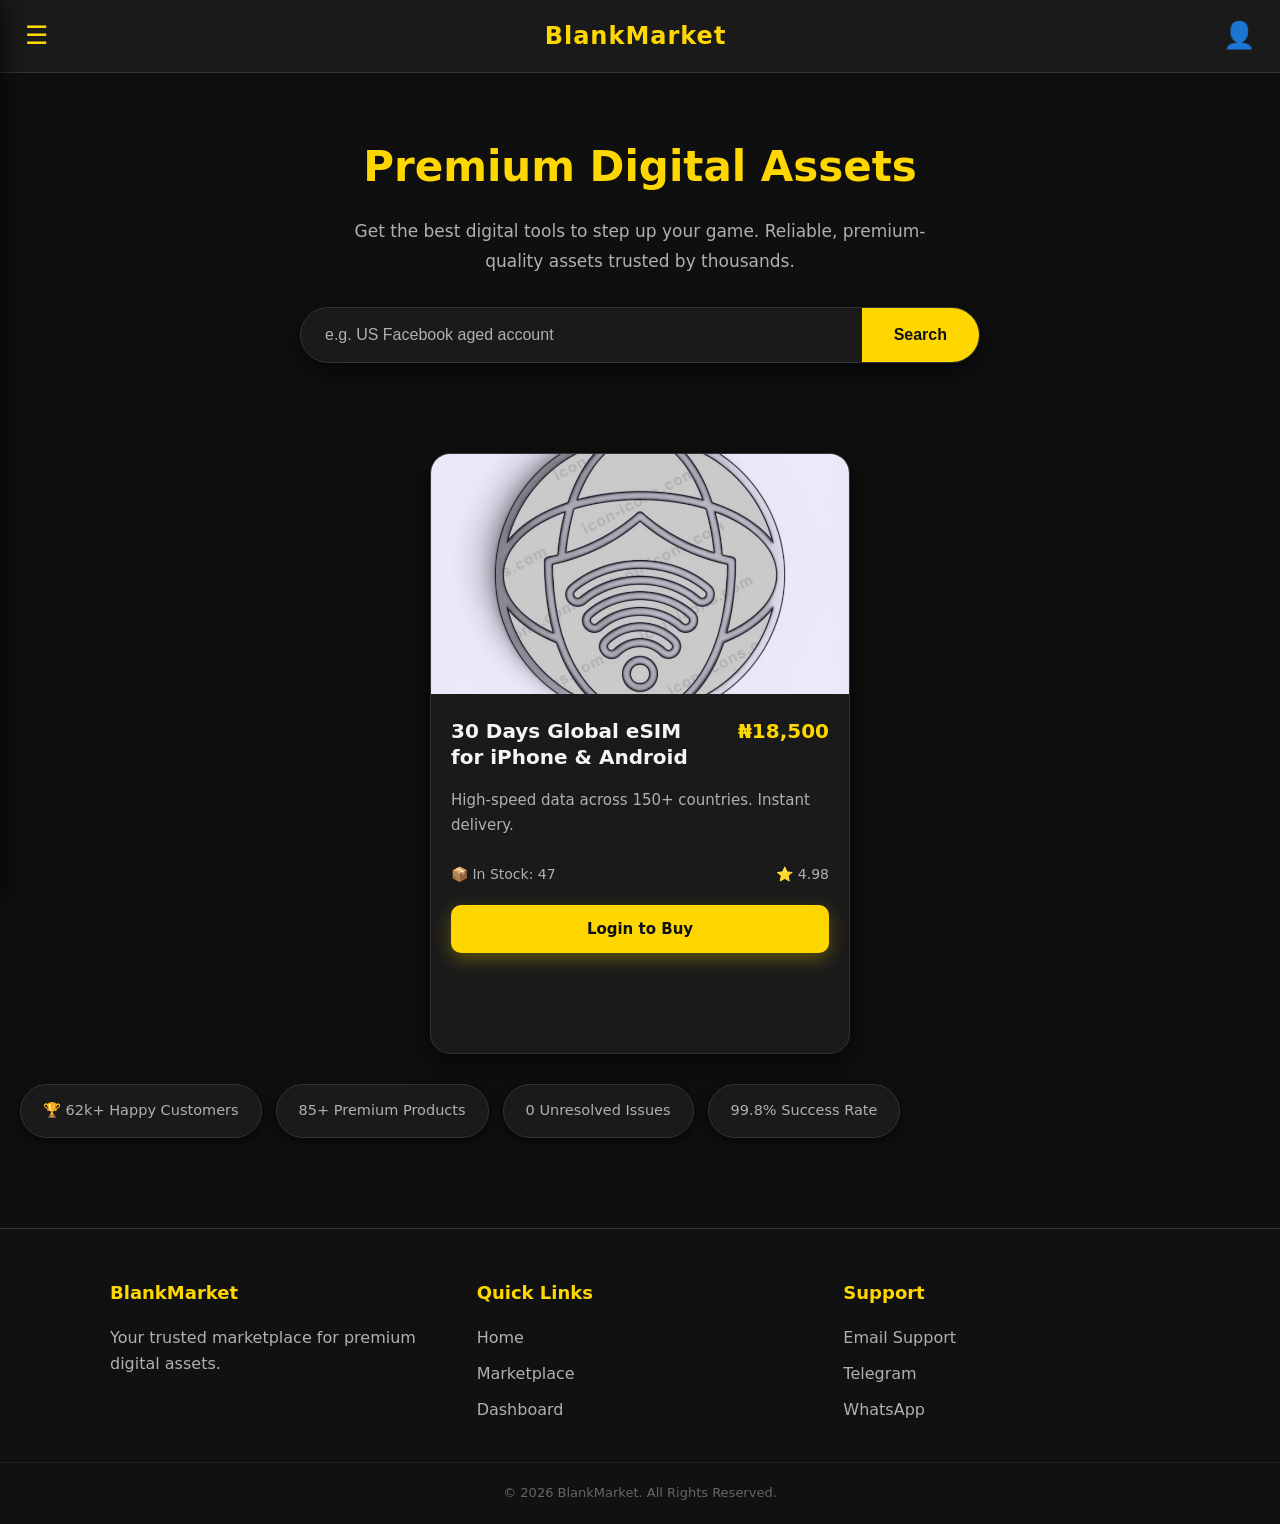
<file: index.html>
<!DOCTYPE html>
<html lang="en">
<head>
    <meta charset="UTF-8">
    <meta name="viewport" content="width=device-width, initial-scale=1.0">
    <title>BlankMarket • Premium Digital Assets</title>
    <link rel="stylesheet" href="style.css">
    <script src="main.js" defer></script>
</head>
<body>

    <!-- HEADER -->
    <header class="main-header">
        <button id="menu-btn" aria-label="Toggle menu">☰</button>
        <div class="logo">BlankMarket</div>
        <a href="login.html" class="login-icon" aria-label="Login">👤</a>
    </header>

    <!-- NAVIGATION DRAWER -->
    <nav id="nav-drawer" class="nav-drawer">
        <ul>
            <li>
                <button class="accordion">Overview ▾</button>
                <ul class="submenu">
                    <li><a href="dashboard.html">Dashboard</a></li>
                    <li><a href="orders.html">Orders</a></li>
                    <li><a href="Transaction-history.html">Transaction History</a></li>
                    <li><a href="profile-setup.html">Profile Settings</a></li>
                </ul>
            </li>

            <li>
                <button class="accordion">Our Products ▾</button>
                <ul class="submenu">
                    <li><a href="marketplace.html">Social Media Accounts</a></li>
                    <li><a href="marketplace.html">Proxies</a></li>
                    <li><a href="marketplace.html">Texting Numbers</a></li>
                    <li><a href="marketplace.html">eSIM</a></li>
                    <li><a href="marketplace.html">Tutorials</a></li>
                </ul>
            </li>
        </ul>
    </nav>

    <div id="overlay" class="overlay"></div>

    <!-- MAIN -->
    <main>

        <!-- HERO -->
        <section class="hero">
            <h1>Premium Digital Assets</h1>
            <p>Get the best digital tools to step up your game. Reliable, premium-quality assets trusted by thousands.</p>

            <!-- SEARCH -->
            <div class="search-box">
                <input type="text" id="search-input" placeholder="e.g. US Facebook aged account">
                <button onclick="performSearch()">Search</button>
            </div>
        </section>

        <!-- PRODUCTS -->
        <section class="products">
            <div class="product-card">
                <div class="productone">
                    <img src="proxy.png" alt="30 Days Global eSIM">
                </div>
                <div class="content">
                    <div class="title-price">
                        <h4>30 Days Global eSIM<br>for iPhone & Android</h4>
                        <h4 class="price">₦18,500</h4>
                    </div>
                    <p>High-speed data across 150+ countries. Instant delivery.</p>
                    <div class="bottom">
                        <span>📦 In Stock: 47</span>
                        <span>⭐ 4.98</span>
                    </div>
                    <a href="login.html" class="buy-btn">Login to Buy</a>
                </div>
            </div>
        </section>

        <!-- STATS -->
        <section class="carousel">
            <p>🏆 62k+ Happy Customers</p>
            <p>85+ Premium Products</p>
            <p>0 Unresolved Issues</p>
            <p>99.8% Success Rate</p>
        </section>

    </main>

    <!-- FOOTER -->
    <footer class="footer">
        <div class="footer-container">
            <div>
                <h3>BlankMarket</h3>
                <p>Your trusted marketplace for premium digital assets.</p>
            </div>
            <div>
                <h3>Quick Links</h3>
                <ul>
                    <li><a href="index.html">Home</a></li>
                    <li><a href="marketplace.html">Marketplace</a></li>
                    <li><a href="dashboard.html">Dashboard</a></li>
                </ul>
            </div>
            <div>
                <h3>Support</h3>
                <ul>
                    <li><a href="#">Email Support</a></li>
                    <li><a href="#">Telegram</a></li>
                    <li><a href="#">WhatsApp</a></li>
                </ul>
            </div>
        </div>
        <p class="copyright">© 2026 BlankMarket. All Rights Reserved.</p>
    </footer>

  <script>
    document.addEventListener('DOMContentLoaded', function () {

        const menuBtn = document.getElementById('menu-btn');
        const navDrawer = document.getElementById('nav-drawer');
        const overlay = document.getElementById('overlay');

        function openMenu() {
            navDrawer.classList.add('open');
            overlay.classList.add('active');
            document.body.style.overflow = 'hidden'; // Prevent background scroll
        }

        function closeMenu() {
            navDrawer.classList.remove('open');
            overlay.classList.remove('active');
            document.body.style.overflow = '';
        }

        // Hamburger
        menuBtn.addEventListener('click', openMenu);

        // Close on overlay click
        overlay.addEventListener('click', closeMenu);

        // Close when clicking any link inside the menu
        const navLinks = navDrawer.querySelectorAll('a');
        navLinks.forEach(link => {
            link.addEventListener('click', closeMenu);
        });

        // Accordion
        const accordions = document.querySelectorAll('.accordion');
        accordions.forEach(btn => {
            btn.addEventListener('click', function () {
                const submenu = this.nextElementSibling;
                const isOpen = submenu.style.display === 'block';
                
                // Close all first
                document.querySelectorAll('.submenu').forEach(sub => {
                    sub.style.display = 'none';
                });
                
                if (!isOpen) {
                    submenu.style.display = 'block';
                }
            });
        });

        // Search
        const searchInput = document.getElementById('search-input');
        if (searchInput) {
            searchInput.addEventListener('keypress', function(e) {
                if (e.key === 'Enter') performSearch();
            });
        }
    });

    function performSearch() {
        const input = document.getElementById('search-input');
        const query = input.value.trim();
        if (query) {
            window.location.href = `sub-products.html?search=${encodeURIComponent(query)}`;
        } else {
            window.location.href = 'marketplace.html';
        }
    }
</script>
</body>
</html>
</file>
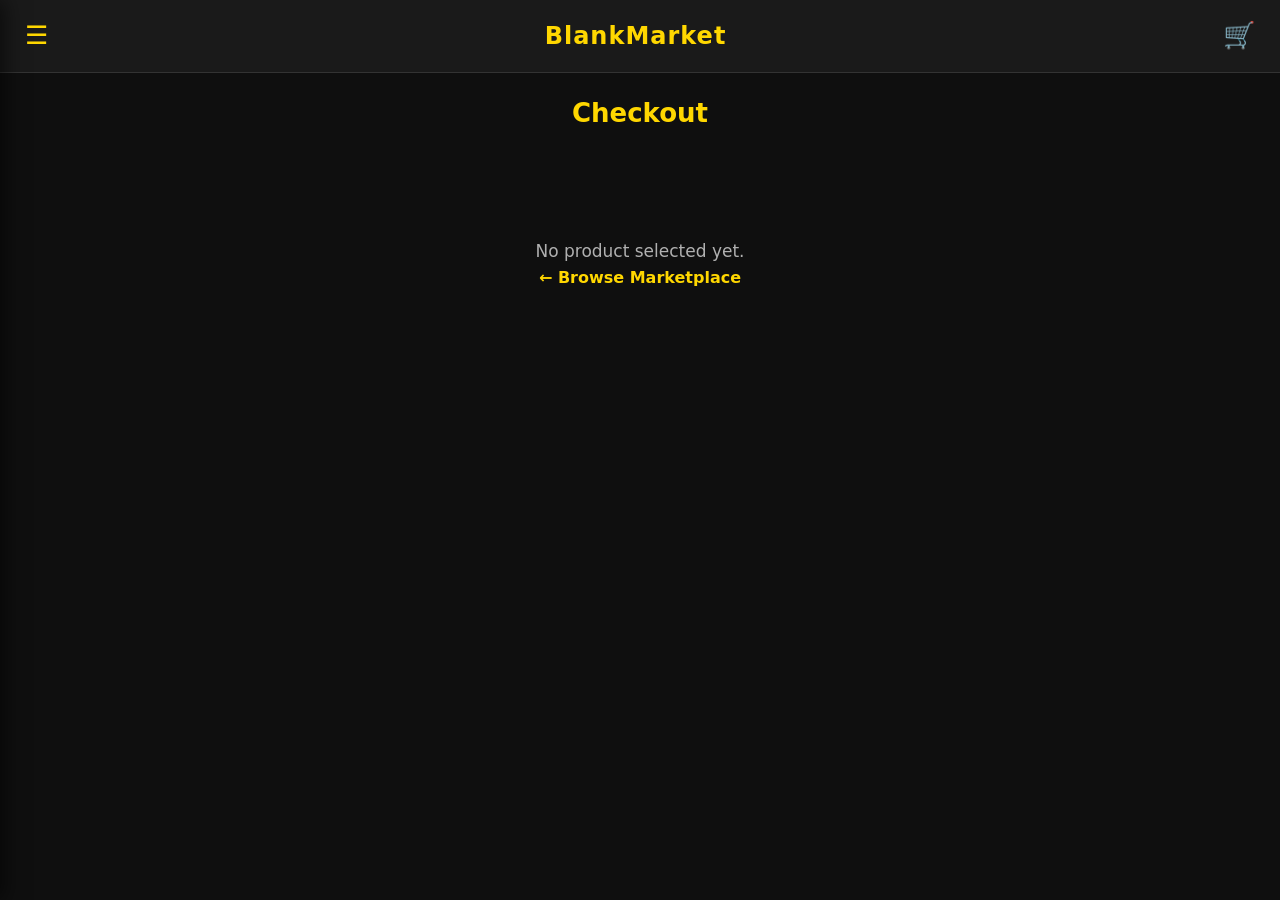
<file: checkout.html>
<!DOCTYPE html>
<html lang="en">
<head>
    <meta charset="UTF-8">
    <meta name="viewport" content="width=device-width, initial-scale=1.0">
    <title>Checkout • BlankMarket</title>
    <link rel="stylesheet" href="style.css">
    <script src="main.js"></script>
</head>
<body>

    <header class="main-header">
        <button id="menu-btn">☰</button>
        <div class="logo">BlankMarket</div>
        <a href="checkout.html" class="login-icon">🛒</a>
    </header>

    <nav id="nav-drawer">
        <ul>
            <li>
                <button class="accordion">Overview ▾</button>
                <ul class="submenu">
                    <li><a href="dashboard.html">Dashboard</a></li>
                    <li><a href="orders.html">Orders</a></li>
                    <li><a href="Transaction-history.html">Transaction History</a></li>
                    <li><a href="profile-setup.html">Profile Settings</a></li>
                </ul>
            </li>
            <li>
                <button class="accordion">Our Products ▾</button>
                <ul class="submenu">
                    <li><a href="marketplace.html">Social Media</a></li>
                    <li><a href="marketplace.html">Proxies</a></li>
                    <li><a href="marketplace.html">Texting Numbers</a></li>
                    <li><a href="marketplace.html">eSIM</a></li>
                </ul>
            </li>
        </ul>
    </nav>

    <div id="overlay"></div>

    <div class="checkout-container">
        <h1 style="margin-bottom:24px; color:var(--primary);">Checkout</h1>

        <!-- Empty State -->
        <div id="empty-state" class="empty-state">
            <p style="font-size:17px;">No product selected yet.</p>
            <a href="marketplace.html" style="color:var(--primary); text-decoration:none; font-weight:600;">← Browse Marketplace</a>
        </div>

        <!-- Dynamic Order Summary -->
        <div id="order-summary" class="order-summary" style="display:none;">
            <h3 style="margin-bottom:16px; color:var(--primary);">Order Summary</h3>
            <div id="order-items"></div>
            
            <div style="margin-top:20px; padding-top:16px; border-top:2px solid #333;">
                <div class="order-item">
                    <strong>Total</strong>
                    <strong id="total-amount" class="total">₦0</strong>
                </div>
            </div>
        </div>

        <!-- Payment -->
        <div id="payment-section" class="order-summary" style="display:none;">
            <h3 style="margin-bottom:16px; color:var(--primary);">Payment Method</h3>
            <select id="payment-method" style="width:100%; padding:14px; border-radius:10px; background:var(--surface-alt); color:var(--text); border:1px solid var(--border);">
                <option>Pay with Bank Transfer</option>
                <option>Pay with Card (Stripe)</option>
                <option>Pay with USDT (Crypto)</option>
                <option>Pay with Paystack</option>
            </select>
        </div>

        <button id="pay-btn" onclick="completeCheckout()" class="pay-btn" style="display:none;">
            Pay Now
        </button>
    </div>

    <script>
        // Drawer script
        document.addEventListener('DOMContentLoaded', () => {
            const menuBtn = document.getElementById('menu-btn');
            const drawer = document.getElementById('nav-drawer');
            const overlay = document.getElementById('overlay');

            function toggleDrawer() {
                drawer.classList.toggle('open');
                overlay.style.display = drawer.classList.contains('open') ? 'block' : 'none';
            }

            menuBtn.addEventListener('click', toggleDrawer);
            overlay.addEventListener('click', toggleDrawer);
        });

        // Load selected product from URL parameters
        function loadCheckout() {
            const params = new URLSearchParams(window.location.search);
            const name = params.get('name');
            const price = parseInt(params.get('price')) || 0;

            if (!name || price <= 0) {
                return;
            }

            // Hide empty state
            document.getElementById('empty-state').style.display = 'none';

            // Show order
            const summary = document.getElementById('order-summary');
            const payment = document.getElementById('payment-section');
            const payBtn = document.getElementById('pay-btn');

            summary.style.display = 'block';
            payment.style.display = 'block';
            payBtn.style.display = 'block';

            document.getElementById('order-items').innerHTML = `
                <div class="order-item">
                    <span>${decodeURIComponent(name)}</span>
                    <strong style="color:var(--primary);">₦${price.toLocaleString()}</strong>
                </div>
            `;

            document.getElementById('total-amount').textContent = `₦${price.toLocaleString()}`;
            document.getElementById('pay-btn').textContent = `Pay ₦${price.toLocaleString()} Now`;
        }

        function completeCheckout() {
            const params = new URLSearchParams(window.location.search);
            const name = params.get('name');
            const price = parseInt(params.get('price')) || 0;

            if (!name || price <= 0) {
                BlankMarket.showToast("No order to process", "error");
                return;
            }

            const currentBalance = BlankMarket.getBalance();

            if (currentBalance < price) {
                // Show inline error instead of overlapping toast
                const paymentSection = document.getElementById('payment-section');
                if (paymentSection) {
                    // Remove any existing error
                    const existingError = paymentSection.querySelector('.inline-error');
                    if (existingError) existingError.remove();

                    const errorDiv = document.createElement('div');
                    errorDiv.className = 'inline-error';
                    errorDiv.style.cssText = `
                        margin-top: 12px; 
                        padding: 12px 16px; 
                        background: #7f1d1d; 
                        color: white; 
                        border-radius: 10px; 
                        font-size: 14px;
                        display: flex;
                        align-items: center;
                        gap: 8px;
                    `;
                    errorDiv.innerHTML = `⚠️ Insufficient balance. Please add funds from your Dashboard.`;
                    paymentSection.appendChild(errorDiv);
                }
                return;
            }

            if (confirm(`Confirm payment of ₦${price.toLocaleString()}?`)) {
                // Deduct balance
                BlankMarket.setBalance(currentBalance - price);

                // Save order
                const order = {
                    id: 'BLK-' + Math.floor(100000 + Math.random() * 900000),
                    name: decodeURIComponent(name),
                    price: price,
                    date: new Date().toISOString(),
                    status: 'Completed'
                };
                BlankMarket.addOrder(order);

                BlankMarket.showToast("Payment successful! Order placed.");

                setTimeout(() => {
                    window.location.href = "order-success.html";
                }, 900);
            }
        }

        // Load on page open
        window.onload = loadCheckout;
    </script>
</body>
</html>
</file>
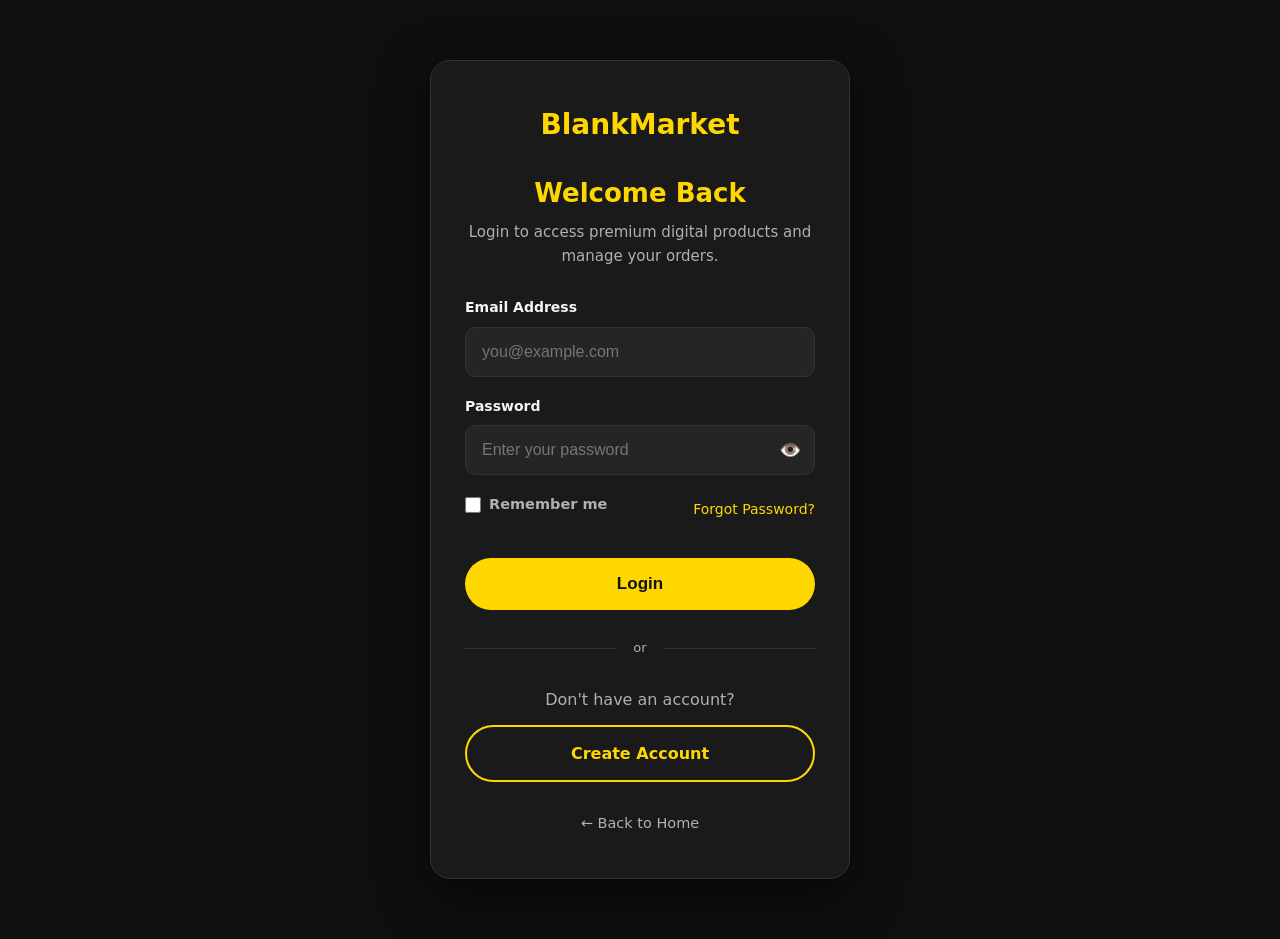
<file: dashboard.html>
<!DOCTYPE html>
<html lang="en">
<head>
    <meta charset="UTF-8">
    <meta name="viewport" content="width=device-width, initial-scale=1.0">
    <title>Dashboard • BlankMarket</title>
    <link rel="stylesheet" href="style.css">
    <script src="main.js"></script>
</head>
<body>

    <!-- HEADER -->
    <header class="main-header">
        <button id="menu-btn">☰</button>
        <div class="logo">BlankMarket</div>
        <a href="checkout.html" class="login-icon">🛒</a>
    </header>

    <!-- NAVIGATION DRAWER -->
    <nav id="nav-drawer">
        <ul>
            <li>
                <button class="accordion">Overview ▾</button>
                <ul class="submenu">
                    <li><a href="dashboard.html">Dashboard</a></li>
                    <li><a href="orders.html">Orders</a></li>
                    <li><a href="Transaction-history.html">Transaction History</a></li>
                    <li><a href="profile-setup.html">Profile Settings</a></li>
                </ul>
            </li>

            <li>
                <button class="accordion">Our Products ▾</button>
                <ul class="submenu">
                    <li><a href="marketplace.html">Social Media Accounts</a></li>
                    <li><a href="marketplace.html">Proxies</a></li>
                    <li><a href="marketplace.html">Texting Numbers</a></li>
                    <li><a href="marketplace.html">eSIM</a></li>
                    <li><a href="marketplace.html">Tutorials</a></li>
                </ul>
            </li>
        </ul>
    </nav>

    <div id="overlay"></div>

    <div class="content">

        <div class="welcome">
            <h1 id="welcome-name">Welcome back</h1>
            <p>Here's what's happening with your account</p>
        </div>

        <!-- Balance -->
        <div class="card balance-card">
            <div class="balance-header">
                <div class="balance-label">Account Balance</div>
                
                <!-- Currency Selector -->
                <div class="currency-selector" onclick="toggleCurrencyDropdown(event)">
                    <span id="currency-flag">🇳🇬</span>
                    <span id="currency-code">NGN</span>
                    <span style="font-size: 10px; margin-left: 4px;">▼</span>
                </div>
            </div>

            <div class="balance-amount" id="balance-amount">₦0.00</div>

            <div style="display: flex; gap: 10px; margin-top: 16px;">
                <button class="add-funds" onclick="showAddFundsModal()" style="flex: 1;">+ Add Funds</button>
            </div>

            <!-- Currency Dropdown -->
            <div id="currency-dropdown" class="currency-dropdown" style="display: none;">
                <div class="currency-option" onclick="changeCurrency('NGN')">
                    <span>🇳🇬</span> <span>NGN - Nigerian Naira</span>
                </div>
                <div class="currency-option" onclick="changeCurrency('USD')">
                    <span>🇺🇸</span> <span>USD - US Dollar</span>
                </div>
            </div>
        </div>

        <!-- Total Orders -->
        <div class="card stat-card">
            <div>
                <div class="stat-label">Total Orders</div>
                <div class="stat-value" id="total-orders">0</div>
            </div>
            <div style="font-size:13px; color:#22c55e;">↑ Recent activity</div>
        </div>

        <!-- Total Deposit -->
        <div class="card stat-card">
            <div>
                <div class="stat-label">Total Deposits</div>
                <div class="stat-value" id="total-deposits">₦0</div>
            </div>
        </div>

        <!-- Recent Transactions -->
        <div class="card">
            <div class="tx-header">Recent Transactions</div>
            <div id="recent-transactions">
                <!-- Populated dynamically by JavaScript -->
            </div>
        </div>

        <!-- Quick Actions -->
        <div class="action-buttons">
            <a class="action-btn btn-orders" href="orders.html">My Orders</a>
            <a href="marketplace.html" class="action-btn btn-marketplace">Browse Marketplace</a>
        </div>

        <!-- Logout -->
        <div class="logout-container">
            <button onclick="logout()" class="logout-btn">Logout</button>
        </div>

    </div>

    <script>
        // Drawer and accordion are now handled centrally by js/main.js

        function logout() {
            if (confirm("Are you sure you want to logout?")) {
                BlankMarket.logout();
            }
        }

        function addFunds() {
            const amount = prompt("Enter amount to add (NGN):", "50000");
            if (!amount) return;
            
            const numAmount = parseInt(amount);
            if (isNaN(numAmount) || numAmount <= 0) {
                BlankMarket.showToast("Invalid amount", "error");
                return;
            }

            const current = BlankMarket.getBalance();
            BlankMarket.setBalance(current + numAmount);
            BlankMarket.addDeposit(numAmount);

            BlankMarket.showToast(`₦${numAmount.toLocaleString()} added successfully!`);
            
            // Refresh all stats
            loadDashboardData();
        }

        // Load dynamic data when page loads
        function loadDashboardData() {
            const user = BlankMarket.getCurrentUser();
            if (user) {
                const welcomeEl = document.getElementById('welcome-name');
                if (welcomeEl) {
                    welcomeEl.textContent = `Welcome back, ${user.name}`;
                }
            }

            // Load balance
            const balanceEl = document.getElementById('balance-amount');
            if (balanceEl) {
                balanceEl.textContent = '₦' + BlankMarket.getBalance().toLocaleString() + '.00';
            }

            // Load dynamic stats
            const orders = BlankMarket.getOrders();
            const totalOrdersEl = document.getElementById('total-orders');
            if (totalOrdersEl) totalOrdersEl.textContent = orders.length;

            const totalDepositsEl = document.getElementById('total-deposits');
            if (totalDepositsEl) {
                totalDepositsEl.textContent = '₦' + BlankMarket.getTotalDeposits().toLocaleString();
            }

            // Load recent transactions
            loadRecentTransactions();
        }

        function loadRecentTransactions() {
            const container = document.getElementById('recent-transactions');
            if (!container) return;

            const orders = BlankMarket.getOrders().slice(0, 3); // Show latest 3

            if (orders.length === 0) {
                container.innerHTML = `
                    <div style="padding: 12px 0; color: var(--text-light); font-size: 14px;">
                        No transactions yet. Start shopping to see your activity here.
                    </div>
                `;
                return;
            }

            container.innerHTML = orders.map(order => {
                const date = new Date(order.date).toLocaleDateString('en-GB', { 
                    day: 'numeric', month: 'short' 
                });
                return `
                    <div class="tx-item">
                        <div>
                            <div class="tx-type">${order.name}</div>
                            <div class="tx-meta">#${order.id} • ${date}</div>
                        </div>
                        <div style="text-align: right;">
                            <div class="tx-amount">- ₦${order.price.toLocaleString()}</div>
                            <div class="tx-status" style="background:#166534; color:#4ade80;">${order.status}</div>
                        </div>
                    </div>
                `;
            }).join('');
        }

        // Initialize dashboard
        document.addEventListener('DOMContentLoaded', () => {
            if (!BlankMarket.isLoggedIn()) {
                window.location.href = 'login.html';
                return;
            }
            loadDashboardData();
        });

        // === MULTI-CURRENCY FUNCTIONS ===
        function updateBalanceDisplay() {
            const currency = BlankMarket.getSelectedCurrency();
            const currData = BlankMarket.CURRENCIES[currency];
            const balance = BlankMarket.getBalanceInCurrency(currency);

            // Update balance text
            const balanceEl = document.getElementById('balance-amount');
            if (balanceEl) {
                balanceEl.textContent = `${currData.symbol}${balance}`;
            }

            // Update currency selector display
            const flagEl = document.getElementById('currency-flag');
            const codeEl = document.getElementById('currency-code');
            if (flagEl) flagEl.textContent = currData.flag;
            if (codeEl) codeEl.textContent = currency;
        }

        function toggleCurrencyDropdown(e) {
            e.stopPropagation();
            const dropdown = document.getElementById('currency-dropdown');
            dropdown.style.display = dropdown.style.display === 'block' ? 'none' : 'block';
        }

        function changeCurrency(newCurrency) {
            BlankMarket.setSelectedCurrency(newCurrency);
            document.getElementById('currency-dropdown').style.display = 'none';
            updateBalanceDisplay();
        }

        // Close dropdown when clicking outside
        document.addEventListener('click', () => {
            const dropdown = document.getElementById('currency-dropdown');
            if (dropdown) dropdown.style.display = 'none';
        });

        // === PROFESSIONAL ADD FUNDS FLOW ===
        function showAddFundsModal() {
            const modal = document.createElement('div');
            modal.style.cssText = `position:fixed; inset:0; background:rgba(0,0,0,0.75); display:flex; align-items:center; justify-content:center; z-index:9999;`;
            modal.innerHTML = `
                <div style="background:var(--surface); border-radius:16px; padding:24px; width:92%; max-width:400px; border:1px solid var(--border);">
                    <div style="display:flex; justify-content:space-between; align-items:center; margin-bottom:20px;">
                        <h3 style="color:var(--primary); margin:0;">Add Funds</h3>
                        <span onclick="this.closest('.modal').remove()" style="font-size:24px; cursor:pointer; color:var(--text-light);">&times;</span>
                    </div>

                    <!-- Step 1: Amount -->
                    <div id="step-amount">
                        <div class="form-group">
                            <label>Amount to Deposit</label>
                            <input type="number" id="fund-amount" placeholder="0.00" style="width:100%; padding:14px; font-size:18px; border-radius:10px; border:1px solid var(--border); background:var(--surface-alt); color:var(--text);">
                        </div>

                        <div class="form-group">
                            <label>Currency</label>
                            <select id="fund-currency" style="width:100%; padding:14px; border-radius:10px; border:1px solid var(--border); background:var(--surface-alt); color:var(--text);">
                                <option value="NGN">NGN - Nigerian Naira</option>
                                <option value="USD">USD - United States Dollar</option>
                            </select>
                        </div>

                        <button onclick="goToPaymentMethod(this)" class="buy-btn" style="margin-top:16px; width:100%;">
                            Continue
                        </button>
                    </div>

                    <!-- Step 2: Payment Method (hidden initially) -->
                    <div id="step-payment" style="display:none;">
                        <div style="margin-bottom:16px;">
                            <div style="font-weight:600; margin-bottom:8px;">Select Payment Method</div>
                            <div onclick="selectPaymentMethod('bank', this)" class="payment-method-option" style="padding:14px; border:1px solid var(--border); border-radius:10px; margin-bottom:10px; cursor:pointer;">
                                <strong>🏦 Bank Transfer</strong><br>
                                <span style="font-size:13px; color:var(--text-light);">Pay via local bank transfer</span>
                            </div>
                            <div onclick="selectPaymentMethod('crypto', this)" class="payment-method-option" style="padding:14px; border:1px solid var(--border); border-radius:10px; cursor:pointer;">
                                <strong>₿ Crypto (USDT)</strong><br>
                                <span style="font-size:13px; color:var(--text-light);">Pay with Tether (TRC20 / ERC20)</span>
                            </div>
                        </div>

                        <div id="payment-details" style="display:none; margin:16px 0; padding:16px; background:var(--surface-alt); border-radius:10px; font-size:14px;">
                            <!-- Dynamic content injected by JS -->
                        </div>

                        <div style="display:flex; gap:12px; margin-top:20px;">
                            <button onclick="goBackToAmount()" style="flex:1; padding:14px; border-radius:10px; border:1px solid var(--border); background:transparent;">Back</button>
                            <button id="confirm-payment-btn" onclick="confirmPayment(this)" class="buy-btn" style="flex:1;" disabled>
                                I've Completed Payment
                            </button>
                        </div>
                    </div>
                </div>
            `;
            modal.className = 'modal';
            document.body.appendChild(modal);
        }

        let currentAddFundsData = {};

        function goToPaymentMethod(element) {
            const modal = element.closest('.modal');
            const amount = parseFloat(modal.querySelector('#fund-amount').value);
            const currency = modal.querySelector('#fund-currency').value;

            if (!amount || amount <= 0) {
                BlankMarket.showToast("Please enter a valid amount", "error");
                return;
            }

            currentAddFundsData = { amount, currency };

            // Hide amount step, show payment step
            modal.querySelector('#step-amount').style.display = 'none';
            modal.querySelector('#step-payment').style.display = 'block';
        }

        function selectPaymentMethod(method, element) {
            // Deselect others
            document.querySelectorAll('.payment-method-option').forEach(el => el.style.border = '1px solid var(--border)');
            element.style.border = '2px solid var(--primary)';

            const detailsContainer = document.getElementById('payment-details');
            const confirmBtn = document.getElementById('confirm-payment-btn');

            currentAddFundsData.paymentMethod = method;

            if (method === 'bank') {
                detailsContainer.innerHTML = `
                    <strong>Bank Transfer Details</strong><br><br>
                    Bank: <strong>GTBank</strong><br>
                    Account Name: <strong>BlankMarket Limited</strong><br>
                    Account Number: <strong>0123456789</strong><br>
                    Narration: <strong>Your registered email</strong><br><br>
                    <small style="color:var(--text-light);">Funds usually reflect within 10-30 mins after payment confirmation.</small>
                `;
            } else if (method === 'crypto') {
                detailsContainer.innerHTML = `
                    <strong>Crypto Payment (USDT)</strong><br><br>
                    Network: <strong>TRC20 (Tron)</strong><br>
                    Wallet Address:<br>
                    <code style="background:#111; padding:6px 10px; border-radius:6px; display:block; margin:8px 0; word-break:break-all;">TAbCdeFgHiJkLmNoPqRsTuVwXyZ1234567</code>
                    <small style="color:var(--text-light);">Send exact amount in USDT. Minimum confirmation: 1 block.</small>
                `;
            }

            detailsContainer.style.display = 'block';
            confirmBtn.disabled = false;
        }

        function goBackToAmount() {
            const modal = document.querySelector('.modal');
            if (!modal) return;

            modal.querySelector('#step-payment').style.display = 'none';
            modal.querySelector('#step-amount').style.display = 'block';

            // Reset selection
            document.querySelectorAll('.payment-method-option').forEach(el => el.style.border = '1px solid var(--border)');
            document.getElementById('payment-details').style.display = 'none';
            document.getElementById('confirm-payment-btn').disabled = true;
        }

        function confirmPayment(btn) {
            const modal = btn.closest('.modal');
            const { amount, currency, paymentMethod } = currentAddFundsData;

            // Convert to NGN
            let amountInNGN = amount;
            if (currency === 'USD') {
                amountInNGN = amount / 0.000625;
            }

            // Credit balance
            const current = BlankMarket.getBalance();
            BlankMarket.setBalance(current + amountInNGN);
            BlankMarket.addDeposit(amountInNGN);

            modal.remove();

            const symbol = BlankMarket.CURRENCIES[currency].symbol;
            BlankMarket.showToast(`Payment received! ${symbol}${amount} added successfully.`);

            // Refresh dashboard
            setTimeout(() => {
                loadDashboardData();
            }, 600);
        }

        // Initialize currency display on load
        document.addEventListener('DOMContentLoaded', () => {
            setTimeout(() => {
                const currency = BlankMarket.getSelectedCurrency();
                const currData = BlankMarket.CURRENCIES[currency];
                
                const flagEl = document.getElementById('currency-flag');
                const codeEl = document.getElementById('currency-code');
                if (flagEl) flagEl.textContent = currData.flag;
                if (codeEl) codeEl.textContent = currency;

                updateBalanceDisplay();
            }, 300);
        });
    </script>

</body>
</html>
</file>
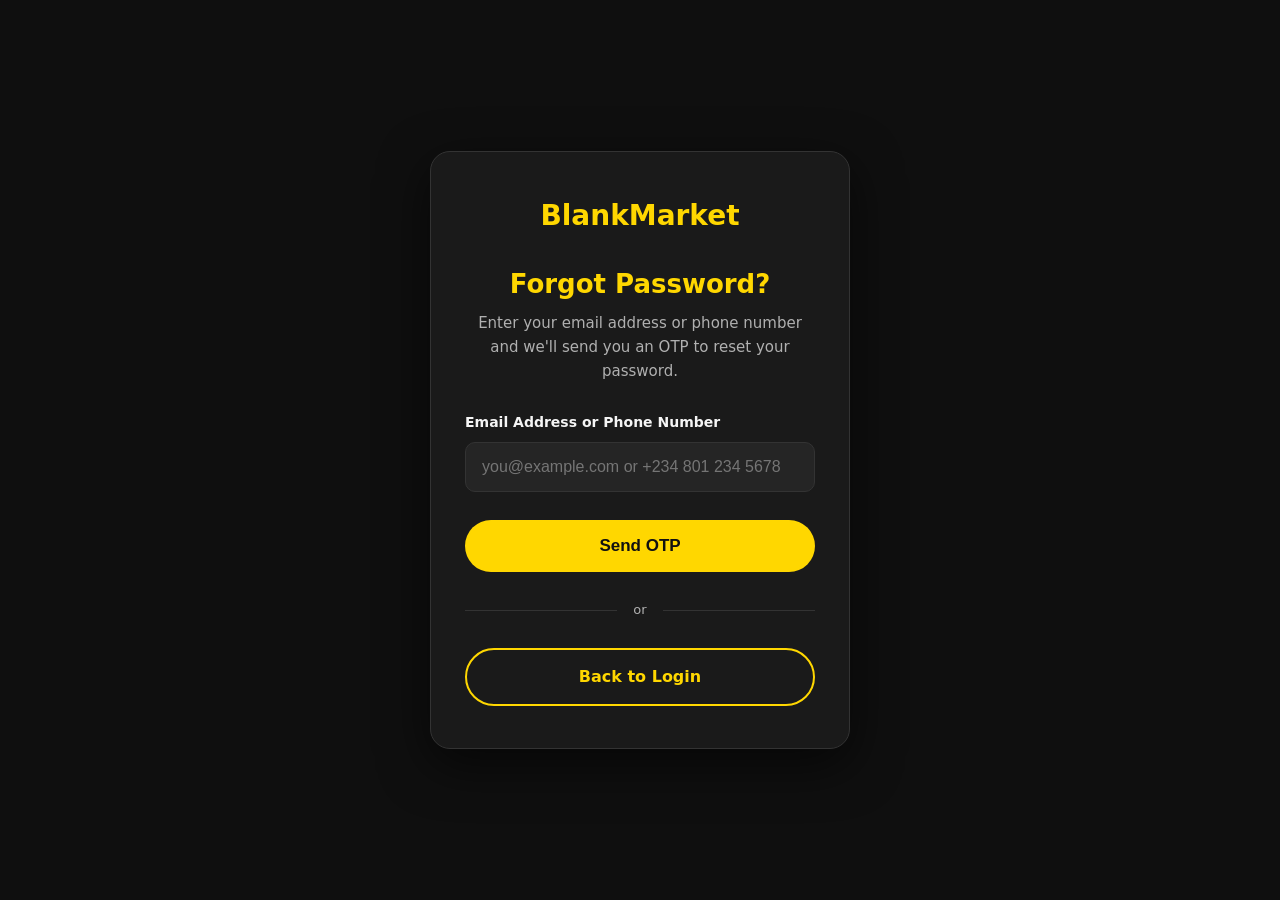
<file: forgot-password.html>
<!DOCTYPE html>
<html lang="en">
<head>
    <meta charset="UTF-8">
    <meta name="viewport" content="width=device-width, initial-scale=1.0">
    <title>Forgot Password • BlankMarket</title>
    <link rel="stylesheet" href="style.css">
    <script src="main.js"></script>
</head>
<body class="auth-page">

<div class="auth-container">

    <div class="logo-auth">
        BlankMarket
    </div>

    <h1>Forgot Password?</h1>

    <p class="subtitle">
        Enter your email address or phone number and we'll send you an OTP to reset your password.
    </p>

    <form>

        <div class="input-group">
            <label>Email Address or Phone Number</label>
            <input type="text" id="reset-contact" placeholder="you@example.com or +234 801 234 5678" required>
        </div>

        <button type="button" class="primary-btn" onclick="sendOTP()">
            Send OTP
        </button>

    </form>

    <div class="divider">
        <span>or</span>
    </div>

    <a href="login.html" class="secondary-btn">
        Back to Login
    </a>

</div>

<script>
function sendOTP() {
    const contact = document.getElementById('reset-contact').value.trim();

    if (!contact) {
        BlankMarket.showToast("Please enter your email or phone number", "error");
        return;
    }

    // Simulate sending OTP
    BlankMarket.showToast("OTP has been sent! (Check your email/SMS)");

    setTimeout(() => {
        // In a real app, we would navigate to OTP verification page
        // For now, we show a success message and redirect back to login
        alert("For demo purposes: OTP sent successfully.\n\nIn a real app, you would enter the OTP on the next screen.");
        window.location.href = "login.html";
    }, 1800);
}
</script>

</body>
</html>
</file>
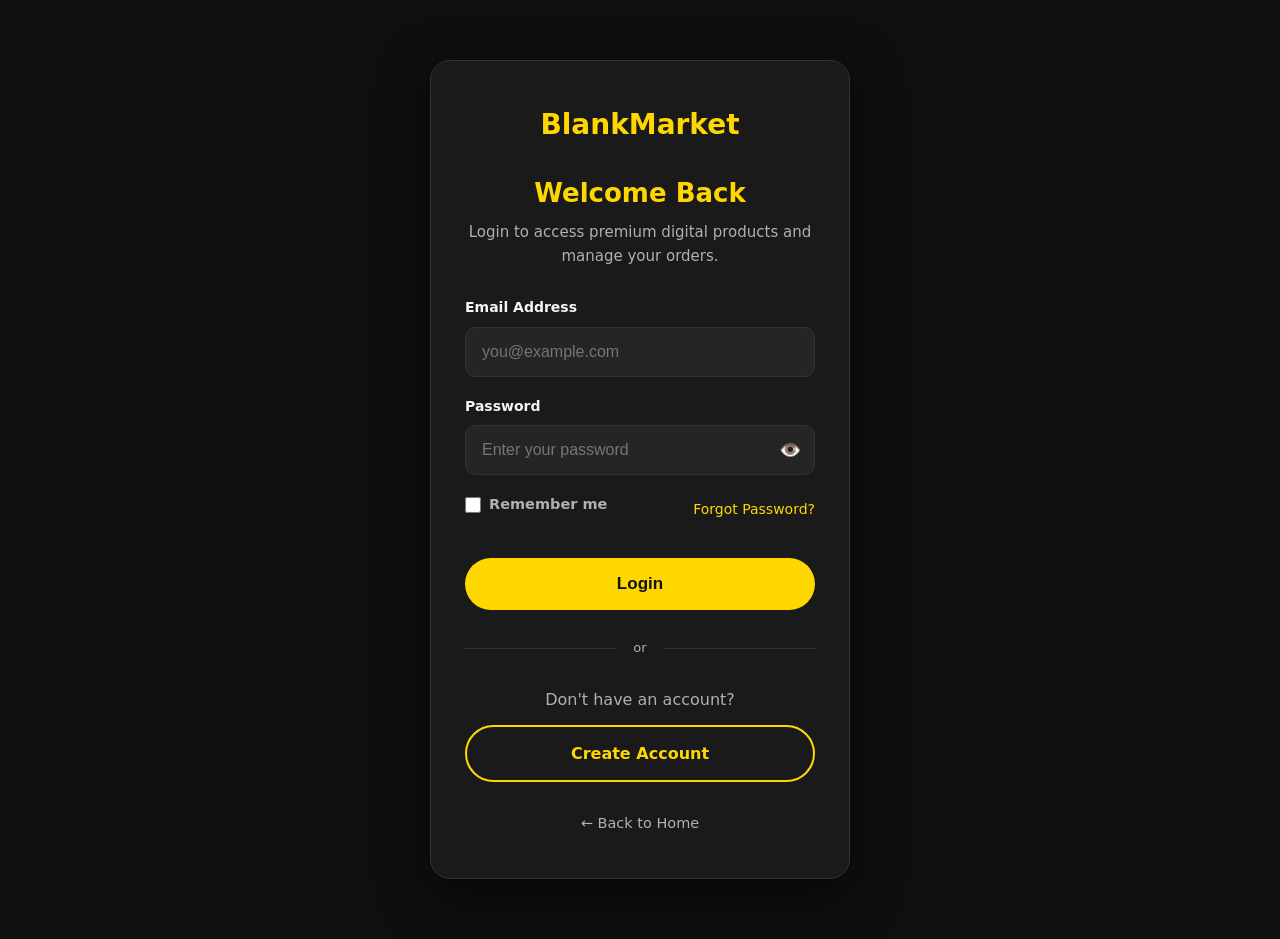
<file: login.html>
<!DOCTYPE html>
<html lang="en">
<head>
    <meta charset="UTF-8">
    <meta name="viewport" content="width=device-width, initial-scale=1.0">
    <title>Login • BlankMarket</title>
    <link rel="stylesheet" href="style.css">
    <script src="main.js"></script>
</head>
<body class="auth-page">

<div class="auth-container">

    <div class="logo-auth">
        BlankMarket
    </div>

    <h1>Welcome Back</h1>

    <p class="subtitle">
        Login to access premium digital products and manage your orders.
    </p>

    <form>

        <div class="input-group">
            <label>Email Address</label>
            <input type="email" placeholder="you@example.com" required>
        </div>

        <div class="input-group">
            <label>Password</label>
            <div style="position: relative;">
                <input type="password" id="login-password" placeholder="Enter your password" required style="padding-right: 45px;">
                <span onclick="togglePassword('login-password', this)" 
                      style="position: absolute; right: 14px; top: 50%; transform: translateY(-50%); cursor: pointer; font-size: 18px; color: var(--text-light);">👁️</span>
            </div>
        </div>

        <div class="options">
            <label>
                <input type="checkbox"> Remember me
            </label>
            <a href="#">Forgot Password?</a>
        </div>

        <button type="button" class="primary-btn" onclick="handleLogin(event)">
            Login
        </button>

    </form>

    <div class="divider">
        <span>or</span>
    </div>

    <p style="text-align:center; color:var(--text-light); margin-bottom:12px;">
        Don't have an account?
    </p>

    <a href="register.html" class="secondary-btn">
        Create Account
    </a>

    <a class="back-home" href="index.html">
        ← Back to Home
    </a>

</div>

<script>
function handleLogin(e) {
    e.preventDefault();
    
    const emailInput = document.querySelector('input[type="email"]');
    const passwordInput = document.getElementById('login-password');
    
    if (!emailInput || !passwordInput) return;

    const email = emailInput.value.trim();
    const password = passwordInput.value.trim();

    if (!email || !password) {
        BlankMarket.showToast("Please enter email and password", "error");
        return;
    }

    const userData = {
        name: email.split('@')[0],
        email: email,
        loginTime: new Date().toISOString()
    };

    BlankMarket.login(userData);
    BlankMarket.showToast("Login successful! Welcome back.");

    setTimeout(() => {
        window.location.href = 'dashboard.html';
    }, 800);
}

function togglePassword(inputId, icon) {
    const input = document.getElementById(inputId);
    if (input.type === 'password') {
        input.type = 'text';
        icon.textContent = '🙈';
    } else {
        input.type = 'password';
        icon.textContent = '👁️';
    }
}
</script>

</body>
</html>
</file>
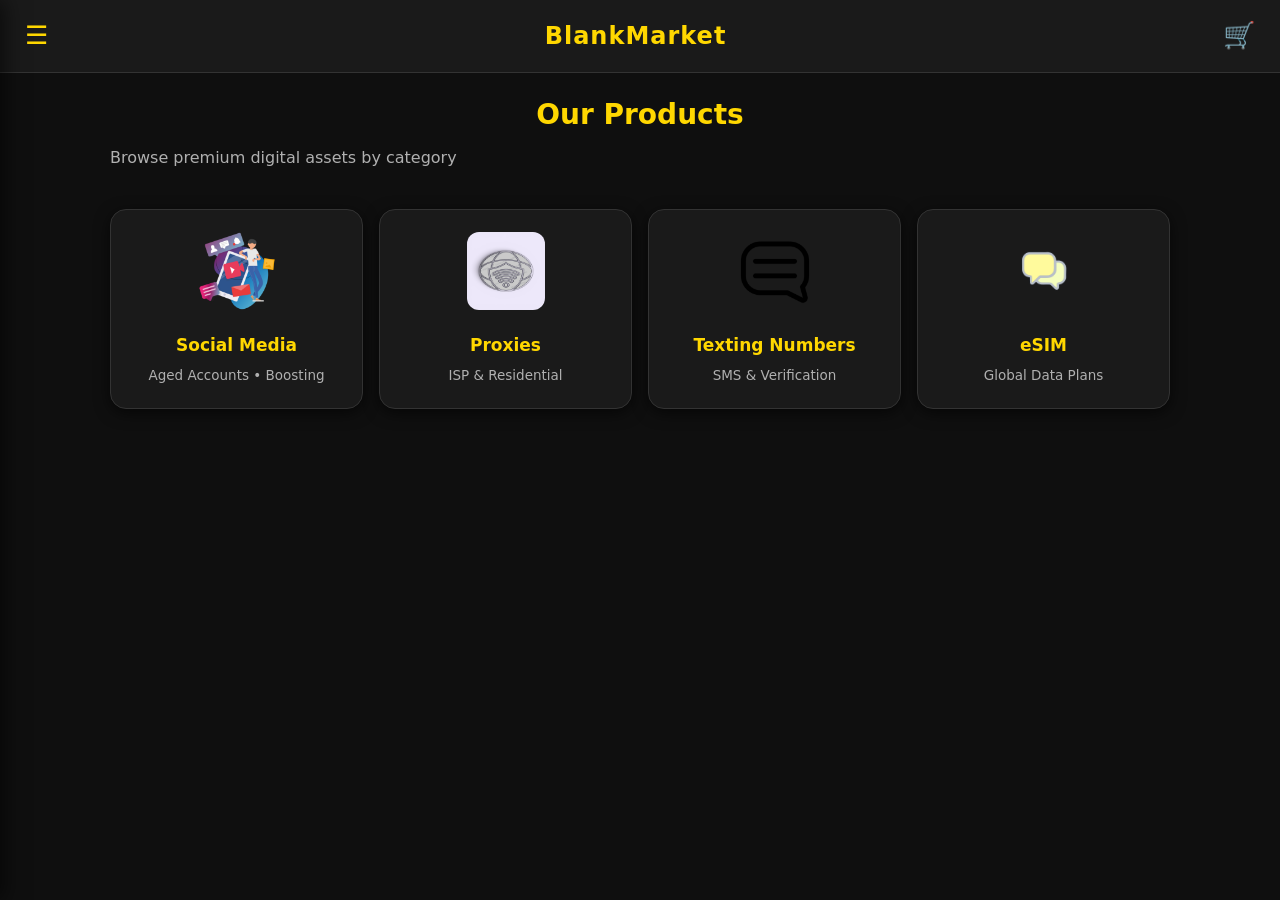
<file: marketplace.html>
<!DOCTYPE html>
<html lang="en">
<head>
    <meta charset="UTF-8">
    <meta name="viewport" content="width=device-width, initial-scale=1.0">
    <title>Marketplace • BlankMarket</title>
    <link rel="stylesheet" href="style.css">
</head>
<body>

    <!-- HEADER -->
    <header class="main-header">
        <button id="menu-btn">☰</button>
        <div class="logo">BlankMarket</div>
        <a href="checkout.html" class="login-icon">🛒</a>
    </header>

    <!-- NAVIGATION DRAWER -->
    <nav id="nav-drawer">
        <ul>
            <li>
                <button class="accordion">Overview ▾</button>
                <ul class="submenu">
                    <li><a href="dashboard.html">Dashboard</a></li>
                    <li><a href="orders.html">Orders</a></li>
                    <li><a href="Transaction-history.html">Transaction History</a></li>
                    <li><a href="profile-setup.html">Profile Settings</a></li>
                </ul>
            </li>

            <li>
                <button class="accordion">Our Products ▾</button>
                <ul class="submenu">
                    <li><a href="marketplace.html">Social Media Accounts</a></li>
                    <li><a href="marketplace.html">Proxies</a></li>
                    <li><a href="marketplace.html">Texting Numbers</a></li>
                    <li><a href="marketplace.html">eSIM</a></li>
                    <li><a href="marketplace.html">Tutorials</a></li>
                </ul>
            </li>
        </ul>
    </nav>

    <div id="overlay"></div>

    <main style="padding: 20px; max-width: 1100px; margin: 0 auto;">
        <h1 style="margin-bottom: 8px; color: var(--primary); font-size: 28px;">Our Products</h1>
        <p style="color: var(--text-light); margin-bottom: 28px;">Browse premium digital assets by category</p>
        
        <div class="category-grid">
            <a href="sub-products.html?cat=social" class="category-card">
                <img src="socialmedia.png" alt="social media icon">
                <h3>Social Media</h3>
                <p>Aged Accounts • Boosting</p>
            </a>
            <a href="sub-products.html?cat=proxy" class="category-card">
                <img src="proxy.png" alt="proxies icon">
                <h3>Proxies</h3>
                <p>ISP &amp; Residential</p>
            </a>
            <a href="sub-products.html?cat=texting" class="category-card">
                <img src="text.png" alt="text icon">
                <h3>Texting Numbers</h3>
                <p>SMS &amp; Verification</p>
            </a>
            <a href="sub-products.html?cat=esim" class="category-card">
                <img src="txt.png" alt="signal icon">
                <h3>eSIM</h3>
                <p>Global Data Plans</p>
            </a>
        </div>
    </main>

    <script>
        const menuBtn = document.getElementById("menu-btn");
        const navDrawer = document.getElementById("nav-drawer");
        const overlay = document.getElementById("overlay");

        function openDrawer() {
            navDrawer.classList.add("open");
            overlay.style.display = "block";
        }

        function closeDrawer() {
            navDrawer.classList.remove("open");
            overlay.style.display = "none";
        }

        function toggleDrawer() {
            if (navDrawer.classList.contains("open")) {
                closeDrawer();
            } else {
                openDrawer();
            }
        }

        menuBtn.addEventListener("click", function (e) {
            e.stopPropagation();
            toggleDrawer();
        });

        overlay.addEventListener("click", closeDrawer);

        document.querySelectorAll(".accordion").forEach(button => {
            button.addEventListener("click", function () {
                this.classList.toggle("active");
                const submenu = this.nextElementSibling;
                submenu.style.display = submenu.style.display === 'block' ? 'none' : 'block';
            });
        });
    </script>
</body>
</html>
</file>
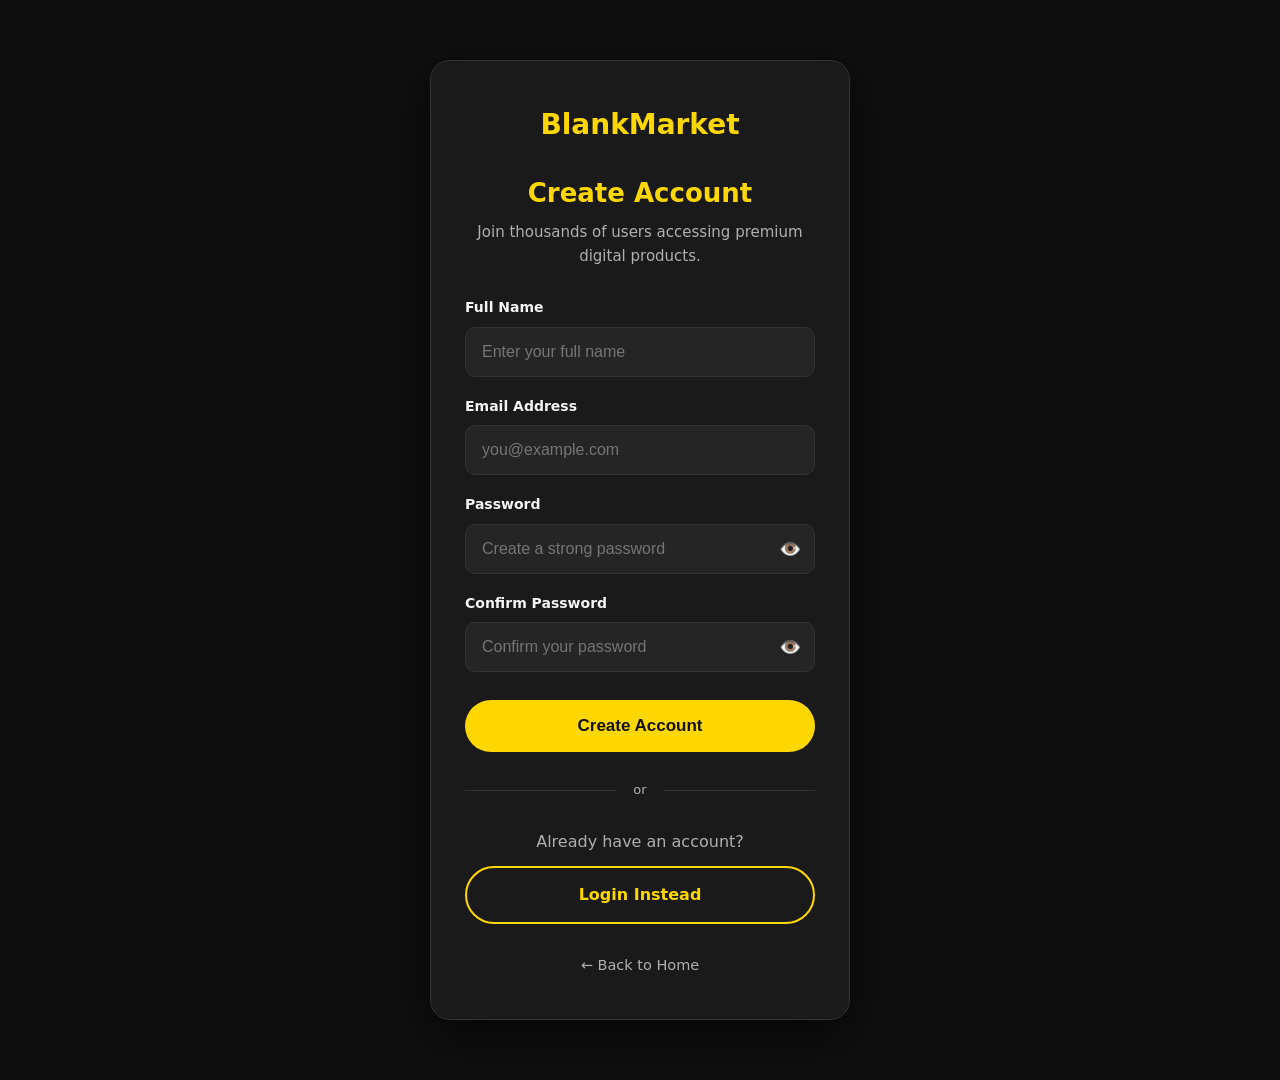
<file: register.html>
<!DOCTYPE html>
<html lang="en">
<head>
    <meta charset="UTF-8">
    <meta name="viewport" content="width=device-width, initial-scale=1.0">
    <title>Register • BlankMarket</title>
    <link rel="stylesheet" href="style.css">
    <script src="main.js"></script>
</head>
<body class="auth-page">

<div class="auth-container">

    <div class="logo-auth">
        BlankMarket
    </div>

    <h1>Create Account</h1>

    <p class="subtitle">
        Join thousands of users accessing premium digital products.
    </p>

    <form>

        <div class="input-group">
            <label>Full Name</label>
            <input type="text" placeholder="Enter your full name" required>
        </div>

        <div class="input-group">
            <label>Email Address</label>
            <input type="email" placeholder="you@example.com" required>
        </div>

        <div class="input-group">
            <label>Password</label>
            <div style="position: relative;">
                <input type="password" id="reg-password" placeholder="Create a strong password" required style="padding-right: 45px;">
                <span onclick="togglePassword('reg-password', this)" 
                      style="position: absolute; right: 14px; top: 50%; transform: translateY(-50%); cursor: pointer; font-size: 18px; color: var(--text-light);">👁️</span>
            </div>
        </div>

        <div class="input-group">
            <label>Confirm Password</label>
            <div style="position: relative;">
                <input type="password" id="reg-confirm-password" placeholder="Confirm your password" required style="padding-right: 45px;">
                <span onclick="togglePassword('reg-confirm-password', this)" 
                      style="position: absolute; right: 14px; top: 50%; transform: translateY(-50%); cursor: pointer; font-size: 18px; color: var(--text-light);">👁️</span>
            </div>
        </div>

        <button type="button" class="primary-btn" onclick="handleRegister(event)">
            Create Account
        </button>

    </form>

    <div class="divider">
        <span>or</span>
    </div>

    <p style="text-align:center; color:var(--text-light); margin-bottom:12px;">
        Already have an account?
    </p>

    <a href="login.html" class="secondary-btn">
        Login Instead
    </a>

    <a class="back-home" href="index.html">
        ← Back to Home
    </a>

</div>

<script>
function handleRegister(e) {
    e.preventDefault();
    
    const nameInput = document.querySelectorAll('input')[0];
    const emailInput = document.querySelectorAll('input')[1];
    const passInput = document.getElementById('reg-password');
    const confirmPass = document.getElementById('reg-confirm-password');

    if (!nameInput || !emailInput || !passInput || !confirmPass) return;

    if (passInput.value !== confirmPass.value) {
        BlankMarket.showToast("Passwords do not match!", "error");
        return;
    }

    if (!emailInput.value || !passInput.value) {
        BlankMarket.showToast("Please fill all required fields", "error");
        return;
    }

    const userData = {
        name: nameInput.value.trim(),
        email: emailInput.value.trim(),
        loginTime: new Date().toISOString()
    };

    BlankMarket.login(userData);
    BlankMarket.showToast("Account created successfully!");

    setTimeout(() => {
        window.location.href = 'dashboard.html';
    }, 900);
}

function togglePassword(inputId, icon) {
    const input = document.getElementById(inputId);
    if (input.type === 'password') {
        input.type = 'text';
        icon.textContent = '🙈';
    } else {
        input.type = 'password';
        icon.textContent = '👁️';
    }
}
</script>

</body>
</html>
</file>
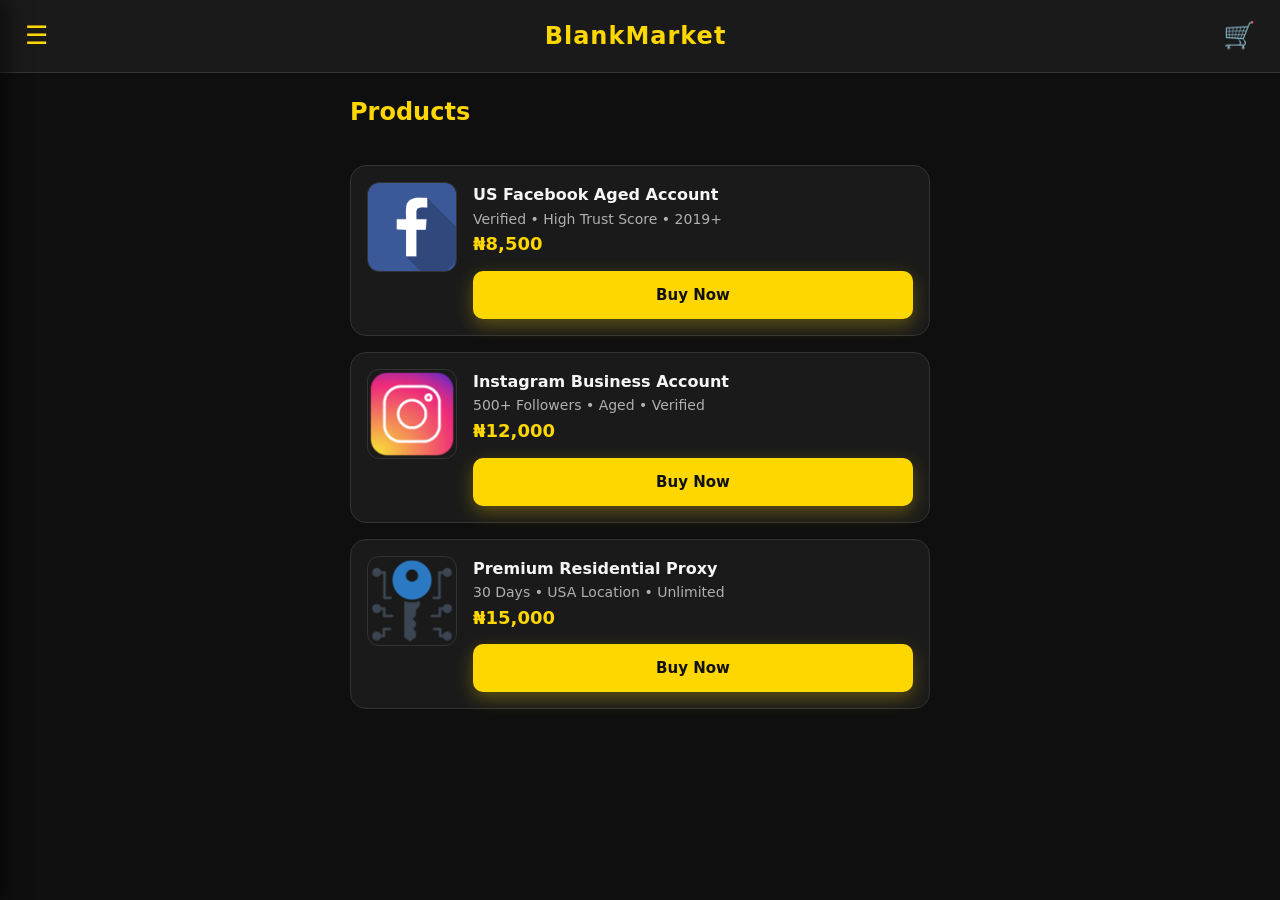
<file: sub-products.html>
<!DOCTYPE html>
<html lang="en">
<head>
    <meta charset="UTF-8">
    <meta name="viewport" content="width=device-width, initial-scale=1.0">
    <title>Products • BlankMarket</title>
    <link rel="stylesheet" href="style.css">
    <script src="main.js"></script>
</head>
<body>

    <header class="main-header">
        <button id="menu-btn">☰</button>
        <div class="logo">BlankMarket</div>
        <a href="checkout.html" class="login-icon">🛒</a>
    </header>

    <nav id="nav-drawer">
        <ul>
            <li>
                <button class="accordion">Overview ▾</button>
                <ul class="submenu">
                    <li><a href="dashboard.html">Dashboard</a></li>
                    <li><a href="orders.html">Orders</a></li>
                    <li><a href="Transaction-history.html">Transaction History</a></li>
                    <li><a href="profile-setup.html">Profile Settings</a></li>
                </ul>
            </li>
            <li>
                <button class="accordion">Our Products ▾</button>
                <ul class="submenu">
                    <li><a href="marketplace.html">Social Media</a></li>
                    <li><a href="marketplace.html">Proxies</a></li>
                    <li><a href="marketplace.html">Texting Numbers</a></li>
                    <li><a href="marketplace.html">eSIM</a></li>
                </ul>
            </li>
        </ul>
    </nav>
    <div id="overlay"></div>

    <main style="padding:20px; max-width:620px; margin:0 auto;">
        <h2 id="category-title" style="margin-bottom:24px; color:var(--primary);">Products</h2>
        
        <div class="product-list">
            <!-- Dynamic items based on category, but static examples -->
            <div class="product-item">
                <img src="facebook.png" alt="">
                <div style="flex:1">
                    <h4>US Facebook Aged Account</h4>
                    <p style="color:var(--text-light); font-size:14px;">Verified • High Trust Score • 2019+</p>
                    <strong style="color:var(--primary); font-size:18px;">₦8,500</strong>
                    <a href="checkout.html?name=US%20Facebook%20Aged%20Account&price=8500" class="buy-btn">Buy Now</a>
                </div>
            </div>

            <div class="product-item">
                <img src="insta.png" alt="">
                <div style="flex:1">
                    <h4>Instagram Business Account</h4>
                    <p style="color:var(--text-light); font-size:14px;">500+ Followers • Aged • Verified</p>
                    <strong style="color:var(--primary); font-size:18px;">₦12,000</strong>
                    <a href="checkout.html?name=Instagram%20Business%20Account&price=12000" class="buy-btn">Buy Now</a>
                </div>
            </div>

            <div class="product-item">
                <img src="prx.png" alt="">
                <div style="flex:1">
                    <h4>Premium Residential Proxy</h4>
                    <p style="color:var(--text-light); font-size:14px;">30 Days • USA Location • Unlimited</p>
                    <strong style="color:var(--primary); font-size:18px;">₦15,000</strong>
                    <a href="checkout.html?name=Premium%20Residential%20Proxy&price=15000" class="buy-btn">Buy Now</a>
                </div>
            </div>
        </div>
    </main>

    <script>
        // Category title + Search from URL
        const params = new URLSearchParams(window.location.search);
        const cat = params.get('cat');
        const searchQuery = params.get('search');

        if (cat) {
            const title = document.getElementById('category-title');
            title.textContent = cat.charAt(0).toUpperCase() + cat.slice(1) + " Products";
        }

        if (searchQuery) {
            const title = document.getElementById('category-title');
            title.textContent = `Search results for "${searchQuery}"`;
            
            // Simple client-side filter
            setTimeout(() => {
                const items = document.querySelectorAll('.product-item');
                let visibleCount = 0;
                
                items.forEach(item => {
                    const text = item.textContent.toLowerCase();
                    if (text.includes(searchQuery.toLowerCase())) {
                        item.style.display = '';
                        visibleCount++;
                    } else {
                        item.style.display = 'none';
                    }
                });

                if (visibleCount === 0) {
                    const list = document.querySelector('.product-list');
                    if (list) {
                        list.innerHTML = `
                            <div style="text-align:center; padding:40px 20px; color:var(--text-light);">
                                No products found matching "<strong>${searchQuery}</strong>".<br>
                                <a href="marketplace.html" style="color:var(--primary);">Browse all categories</a>
                            </div>
                        `;
                    }
                }
            }, 100);
        }
    </script>
</body>
</html>
</file>
<file: style.css>
/* ==========================
   RESET
========================== */
@media (max-width: 768px) {
  .dropdown-menu { display: none; }
  .active + .dropdown-menu { display: block; }
}
*{
    margin:0;
    padding:0;
    box-sizing:border-box;
}

/* ==========================
   COLOR PALETTE - BLACK & GOLD (from provided image)
========================== */

:root{
    --bg: #0f0f0f;
    --surface: #1a1a1a;
    --surface-alt: #252525;

    --primary: #FFD700;          /* Gold */
    --primary-dark: #DAA520;     /* Darker Gold */
    --primary-light: #FFF8DC;    /* Light Gold */

    --text: #f5f5f5;
    --text-light: #b0b0b0;
    --border: #333333;

    --shadow: rgba(0, 0, 0, 0.6);
    --success: #22c55e;
    --danger: #ef4444;
}

/* ==========================
   BODY
========================== */

body{
    font-family: 'Inter', system-ui, -apple-system, BlinkMacSystemFont, "Segoe UI", Roboto, sans-serif;
    background: var(--bg);
    color: var(--text);
    line-height: 1.6;
}

/* Auth pages centering */
body.auth-page {
    display: flex;
    justify-content: center;
    align-items: center;
    min-height: 100vh;
    padding: 20px;
}

/* ==========================
   HEADER
========================== */

.main-header{
    width:100%;
    background: var(--surface);
    display:flex;
    justify-content:space-between;
    align-items:center;
    padding:15px 25px;
    border-bottom:1px solid var(--border);
    position: sticky;
    top: 0;
    z-index: 100;
}

.main-header button{
    border:none;
    background:none;
    font-size:26px;
    cursor:pointer;
    color: var(--primary);
}

.logo{
    font-size:24px;
    font-weight:700;
    color: var(--primary);
    letter-spacing: 1px;
}

.login-icon{
    text-decoration:none;
    font-size:26px;
    color: var(--primary);
}

/* ==========================
   NAVIGATION DRAWER
========================== */

#nav-drawer{
    position:fixed;
    top:0;
    left:-280px;
    width:280px;
    height:100vh;
    background: var(--surface);
    box-shadow: 4px 0 20px var(--shadow);
    transition: left 0.3s ease;
    z-index: 200;
    padding-top: 70px;
    overflow-y: auto;
    border-right: 1px solid var(--border);
}

#nav-drawer.open{
    left: 0;
}

#nav-drawer ul{
    list-style:none;
}

#nav-drawer li{
    margin: 4px 0;
}

#nav-drawer a{
    text-decoration:none;
    color: var(--text-light);
    display: block;
    padding: 12px 24px;
    font-size: 15px;
}

#nav-drawer a:hover{
    color: var(--primary);
    background: var(--surface-alt);
}

.accordion {
    width: 100%;
    padding: 16px 24px;
    background: none;
    border: none;
    text-align: left;
    font-size: 16px;
    font-weight: 600;
    color: var(--text);
    cursor: pointer;
    border-bottom: 1px solid var(--border);
}

.submenu{
    display:none;
    list-style: none;
    background: var(--surface-alt);
    padding-left: 10px;
}

.submenu li a {
    padding: 12px 32px;
    font-size: 14.5px;
}

/* ==========================
   OVERLAY
========================== */

#overlay{
    position: fixed;
    top: 0;
    left: 0;
    width: 100%;
    height: 100%;
    background: rgba(0, 0, 0, 0.7);
    display: none;
    z-index: 150;
}

/* ==========================
   HERO
========================== */

.hero{
    max-width:1000px;
    margin:auto;
    padding:60px 20px 40px;
    text-align:center;
}

.hero h1{
    font-size:42px;
    margin-bottom:16px;
    color: var(--primary);
    font-weight: 700;
}

.hero p{
    line-height:1.8;
    color: var(--text-light);
    margin-bottom:30px;
    font-size: 17px;
    max-width: 620px;
    margin-left: auto;
    margin-right: auto;
}

/* ==========================
   SEARCH BOX
========================== */

.search-box{
    display:flex;
    max-width:680px;
    margin: 30px auto;
    background: var(--surface);
    border-radius:9999px;
    overflow:hidden;
    border:1px solid var(--border);
    box-shadow: 0 8px 25px var(--shadow);
}

.search-box input{
    flex:1;
    border:none;
    padding:18px 24px;
    font-size:16px;
    background:transparent;
    color: var(--text);
}

.search-box input::placeholder{
    color: var(--text-light);
}

.search-box input:focus{
    outline:none;
}

.search-box button{
    background: var(--primary);
    color: #111;
    border:none;
    padding:0 32px;
    font-size:16px;
    font-weight:700;
    cursor:pointer;
    transition: background 0.2s;
}

.search-box button:hover{
    background: var(--primary-dark);
}

/* ==========================
   PRODUCT CARD
========================== */

.products{
    display:flex;
    justify-content:center;
    padding:20px;
}

.product-card{
    width:100%;
    max-width:420px;
    background: var(--surface);
    border-radius:20px;
    overflow:hidden;
    box-shadow: 0 10px 30px var(--shadow);
    border: 1px solid var(--border);
}

.productone {
    background: linear-gradient(135deg, #1f1f1f, #111);
}

.productone img{
    width:100%;
    height:240px;
    object-fit:cover;
    display:block;
}

.content{
    padding:24px;
}

.title-price{
    display:flex;
    justify-content:space-between;
    align-items:flex-start;
    gap:15px;
}

.title-price h4{
    font-size:20px;
    line-height:1.3;
}

.price{
    color: var(--primary);
    font-weight:700;
    font-size: 21px;
    white-space: nowrap;
}

.content p{
    margin:18px 0 24px;
    color: var(--text-light);
    line-height:1.7;
    font-size:15px;
}

.bottom{
    display: flex;
    justify-content: space-between;
    align-items: center;
    gap: 12px;
    color: var(--text-light);
    font-size: 14px;
    margin-bottom: 20px;
}

/* ==========================
   BUY BUTTON
========================== */

.buy-btn{
    display: inline-flex;
    justify-content: center;
    align-items: center;
    width: 100%;
    padding: 16px;
    border: none;
    border-radius: 9999px;
    background: var(--primary);
    color: #111;
    font-size: 17px;
    font-weight: 700;
    text-decoration: none;
    cursor: pointer;
    transition: all 0.2s ease;
    box-shadow: 0 6px 18px rgba(255, 215, 0, 0.3);
}

.buy-btn:hover{
    background: var(--primary-dark);
    transform: translateY(-2px);
    box-shadow: 0 10px 25px rgba(255, 215, 0, 0.4);
}

.buy-btn:active{
    transform: translateY(0);
}

/* ==========================
   STATS / CAROUSEL
========================== */

.carousel{
    display:flex;
    gap:14px;
    overflow-x:auto;
    padding: 10px 20px 40px;
    scrollbar-width: thin;
}

.carousel p{
    background: var(--surface);
    padding:14px 22px;
    border-radius:9999px;
    white-space:nowrap;
    border:1px solid var(--border);
    font-size:14.5px;
    color: var(--text-light);
    box-shadow: 0 4px 12px var(--shadow);
}

/* ==========================
   FOOTER
========================== */

.footer{
    margin-top:50px;
    background: #111;
    color: var(--text-light);
    border-top: 1px solid var(--border);
}

.footer-container{
    max-width:1100px;
    margin:auto;
    display:grid;
    grid-template-columns:repeat(auto-fit,minmax(200px,1fr));
    gap:40px;
    padding:50px 20px 30px;
}

.footer h3{
    margin-bottom:18px;
    color: var(--primary);
    font-size:18px;
}

.footer ul{
    list-style:none;
}

.footer li{
    margin:10px 0;
}

.footer a{
    color: var(--text-light);
    text-decoration:none;
}

.footer a:hover{
    color: var(--primary);
}

.copyright{
    text-align:center;
    padding:20px;
    border-top:1px solid #222;
    font-size:13px;
    color:#666;
}

/* ==========================
   PROFILE / FORMS
========================== */

.profile-container {
    max-width: 480px;
    margin: 0 auto;
    padding: 20px;
}

.profile-card {
    background: var(--surface);
    border-radius: 16px;
    padding: 24px;
    margin-bottom: 20px;
    box-shadow: 0 4px 20px var(--shadow);
    border: 1px solid var(--border);
}

.profile-header {
    text-align: center;
    margin-bottom: 30px;
}

.avatar {
    width: 100px;
    height: 100px;
    background: var(--primary);
    color: #111;
    border-radius: 50%;
    display: flex;
    align-items: center;
    justify-content: center;
    font-size: 42px;
    margin: 0 auto 16px;
    font-weight: 700;
}

.form-group {
    margin-bottom: 20px;
}

label {
    display: block;
    margin-bottom: 8px;
    font-weight: 600;
    color: var(--text);
    font-size: 14.5px;
}

input, select {
    width: 100%;
    padding: 14px 16px;
    border: 1px solid var(--border);
    border-radius: 10px;
    font-size: 16px;
    background: var(--surface-alt);
    color: var(--text);
}

input:focus, select:focus {
    outline: none;
    border-color: var(--primary);
    box-shadow: 0 0 0 3px rgba(255, 215, 0, 0.15);
}

.save-btn {
    width: 100%;
    padding: 16px;
    background: var(--primary);
    color: #111;
    border: none;
    border-radius: 9999px;
    font-size: 17px;
    font-weight: 700;
    margin-top: 10px;
    cursor: pointer;
    transition: background 0.2s;
}

.save-btn:hover {
    background: var(--primary-dark);
}

/* ==========================
   SECTION TITLE
========================== */

.section-title {
    font-size: 18px;
    font-weight: 700;
    margin: 30px 0 16px;
    color: var(--primary);
}

/* ==========================
   PRODUCT LIST (sub-products)
========================== */

.product-list { 
    padding: 10px 0; 
}

.product-item {
    background: var(--surface);
    border-radius: 16px;
    margin-bottom: 16px;
    padding: 16px;
    display: flex;
    gap: 16px;
    border: 1px solid var(--border);
}

.product-item img {
    width: 90px; 
    height: 90px; 
    border-radius: 12px; 
    object-fit: cover;
    border: 1px solid var(--border);
}

.buy-btn {
    display: block;
    margin-top: 12px;
    padding: 12px;
    background: var(--primary);
    color: #111;
    text-align: center;
    border-radius: 10px;
    text-decoration: none;
    font-weight: 700;
    font-size: 15px;
}

.buy-btn:hover {
    background: var(--primary-dark);
}

/* ==========================
   CHECKOUT
========================== */

.checkout-container { 
    max-width: 480px; 
    margin: 0 auto; 
    padding: 20px; 
}

.empty-state { 
    text-align: center; 
    padding: 80px 20px; 
    color: var(--text-light); 
}

.order-summary {
    background: var(--surface);
    border-radius: 16px;
    padding: 24px;
    margin-bottom: 20px;
    box-shadow: 0 4px 20px var(--shadow);
    border: 1px solid var(--border);
}

.order-item { 
    display: flex; 
    justify-content: space-between; 
    padding: 14px 0; 
    border-bottom: 1px solid #333; 
}

.order-item:last-child {
    border-bottom: none;
}

.total { 
    font-size: 20px; 
    font-weight: 700; 
    color: var(--primary); 
}

.pay-btn {
    width: 100%;
    padding: 18px;
    background: var(--primary);
    color: #111;
    border: none;
    border-radius: 9999px;
    font-size: 18px;
    font-weight: 700;
    cursor: pointer;
    margin-top: 10px;
}

.pay-btn:hover {
    background: var(--primary-dark);
}

/* ==========================
   DASHBOARD SPECIFIC
========================== */

.content {
    max-width: 480px;
    margin: 0 auto;
    padding: 24px 20px 100px;
}

.welcome h1 {
    font-size: 26px;
    font-weight: 700;
    margin-bottom: 6px;
    color: var(--primary);
}

.welcome p {
    color: var(--text-light);
    font-size: 15.5px;
}

.card {
    background: var(--surface);
    border-radius: 16px;
    padding: 22px;
    margin-bottom: 18px;
    border: 1px solid var(--border);
    box-shadow: 0 4px 15px var(--shadow);
}

.balance-card {
    padding: 26px 22px;
}

.balance-header {
    display: flex;
    justify-content: space-between;
    align-items: center;
    margin-bottom: 10px;
}

.balance-label {
    font-size: 15px;
    color: var(--text-light);
}

.balance-amount {
    font-size: 38px;
    font-weight: 700;
    color: var(--text);
}

.add-funds {
    margin-top: 18px;
    width: 100%;
    padding: 14px;
    background: transparent;
    color: var(--primary);
    border: 2px solid var(--primary);
    border-radius: 9999px;
    font-size: 16px;
    font-weight: 600;
    cursor: pointer;
}

.add-funds:hover {
    background: rgba(255, 215, 0, 0.1);
}

/* Currency Selector Styles */
.currency-selector {
    display: flex;
    align-items: center;
    gap: 6px;
    background: rgba(255,215,0,0.12);
    color: var(--primary);
    padding: 5px 12px;
    border-radius: 9999px;
    font-size: 13px;
    font-weight: 600;
    cursor: pointer;
    user-select: none;
}

.currency-dropdown {
    position: absolute;
    top: 70px;
    right: 20px;
    background: var(--surface);
    border: 1px solid var(--border);
    border-radius: 12px;
    box-shadow: 0 8px 25px var(--shadow);
    z-index: 100;
    min-width: 200px;
    overflow: hidden;
}

.currency-option {
    padding: 12px 16px;
    display: flex;
    align-items: center;
    gap: 10px;
    cursor: pointer;
    font-size: 14px;
}

.currency-option:hover {
    background: var(--surface-alt);
}

.stat-card {
    display: flex;
    justify-content: space-between;
    align-items: center;
}

.stat-label {
    font-size: 15px;
    color: var(--text-light);
}

.stat-value {
    font-size: 26px;
    font-weight: 700;
    color: var(--primary);
}

.tx-header {
    font-size: 15px;
    font-weight: 600;
    margin-bottom: 14px;
    color: var(--text);
}

.tx-item {
    display: flex;
    justify-content: space-between;
    padding: 14px 0;
    border-bottom: 1px solid var(--border);
}

.tx-item:last-child {
    border-bottom: none;
}

.tx-type {
    font-size: 15px;
    font-weight: 500;
}

.tx-meta {
    font-size: 13px;
    color: var(--text-light);
}

.tx-amount {
    font-weight: 600;
    color: #f87171;
}

.tx-status {
    font-size: 12px;
    padding: 2px 10px;
    border-radius: 9999px;
    display: inline-block;
}

.action-buttons {
    display: flex;
    gap: 12px;
    margin-top: 12px;
}

.action-btn {
    flex: 1;
    padding: 15px;
    border-radius: 14px;
    font-weight: 700;
    font-size: 15px;
    border: none;
    cursor: pointer;
    text-decoration: none;
    text-align: center;
    transition: transform 0.2s;
}

.btn-orders {
    background: #1f2937;
    color: #60a5fa;
}

.btn-marketplace {
    background: var(--primary);
    color: #111;
}

.btn-marketplace:hover {
    background: var(--primary-dark);
}

.logout-btn {
    background: #ef4444;
    color: white;
    border: none;
    padding: 12px 36px;
    border-radius: 9999px;
    font-size: 15px;
    font-weight: 600;
    cursor: pointer;
    margin-top: 10px;
}

.logout-container {
    text-align: center;
    margin-top: 40px;
}

/* ==========================
   CATEGORY GRID (marketplace)
========================== */

.category-grid {
    display: grid;
    grid-template-columns: repeat(auto-fit, minmax(150px, 1fr));
    gap: 16px;
    padding: 10px 0;
}

.category-card {
    background: var(--surface);
    border-radius: 16px;
    padding: 22px 16px;
    text-align: center;
    box-shadow: 0 4px 15px var(--shadow);
    border: 1px solid var(--border);
    transition: transform 0.2s, box-shadow 0.2s;
    text-decoration: none;
    color: inherit;
}

.category-card:hover {
    transform: translateY(-4px);
    box-shadow: 0 10px 25px var(--shadow);
}

.category-card img {
    width: 78px; 
    height: 78px; 
    margin-bottom: 14px;
    border-radius: 12px;
}

.category-card h3 {
    color: var(--primary);
    margin-bottom: 6px;
    font-size: 17px;
}

.category-card p {
    color: var(--text-light);
    font-size: 13.5px;
}

/* ==========================
   AUTH PAGES (login/register)
========================== */

.auth-container {
    width: 100%;
    max-width: 420px;
    background: var(--surface);
    border-radius: 20px;
    padding: 42px 34px;
    box-shadow: 0 15px 50px var(--shadow);
    border: 1px solid var(--border);
    margin: 40px auto;
}

.logo-auth {
    text-align: center;
    margin-bottom: 25px;
    font-size: 28px;
    font-weight: 700;
    color: var(--primary);
}

h1 {
    text-align: center;
    color: var(--primary);
    font-size: 26px;
    margin-bottom: 6px;
    font-weight: 700;
}

.subtitle {
    text-align: center;
    color: var(--text-light);
    font-size: 15px;
    margin-bottom: 28px;
    line-height: 1.6;
}

.input-group {
    margin-bottom: 18px;
}

.input-group label {
    display: block;
    margin-bottom: 8px;
    font-size: 14px;
    font-weight: 600;
    color: var(--text);
}

.input-group input {
    width: 100%;
    padding: 15px 16px;
    border: 1px solid var(--border);
    border-radius: 10px;
    background: var(--surface-alt);
    color: var(--text);
    font-size: 16px;
}

.input-group input:focus {
    outline: none;
    border-color: var(--primary);
    box-shadow: 0 0 0 3px rgba(255, 215, 0, 0.15);
}

.primary-btn {
    width: 100%;
    padding: 16px;
    border: none;
    border-radius: 9999px;
    background: var(--primary);
    color: #111;
    font-size: 17px;
    font-weight: 700;
    cursor: pointer;
    transition: background 0.2s;
    margin-top: 10px;
}

.primary-btn:hover {
    background: var(--primary-dark);
}

.secondary-btn {
    display: block;
    width: 100%;
    padding: 14px;
    border: 2px solid var(--primary);
    border-radius: 9999px;
    background: transparent;
    color: var(--primary);
    font-size: 16px;
    font-weight: 700;
    text-align: center;
    text-decoration: none;
    margin-top: 12px;
    transition: all 0.2s;
}

.secondary-btn:hover {
    background: rgba(255, 215, 0, 0.1);
    color: var(--primary);
}

.options {
    display: flex;
    justify-content: space-between;
    align-items: center;
    margin-bottom: 24px;
    font-size: 14px;
    gap: 16px;
}

.options label {
    display: flex;
    align-items: center;
    gap: 8px;
    color: var(--text-light);
    cursor: pointer;
    white-space: nowrap;
}

.options input[type="checkbox"] {
    accent-color: var(--primary);
    width: 16px;
    height: 16px;
}

.options a {
    color: var(--primary);
    text-decoration: none;
    white-space: nowrap;
}

.options a:hover {
    text-decoration: underline;
}

.back-home {
    display: block;
    margin-top: 30px;
    text-align: center;
    text-decoration: none;
    color: var(--text-light);
    font-size: 14.5px;
}

.back-home:hover {
    color: var(--primary);
}

.divider {
    display: flex;
    align-items: center;
    margin: 28px 0;
    color: var(--text-light);
    font-size: 13px;
}

.divider::before,
.divider::after {
    content: "";
    flex: 1;
    height: 1px;
    background: var(--border);
}

.divider::before {
    margin-right: 16px;
}

.divider::after {
    margin-left: 16px;
}

/* Mobile adjustments */
@media (max-width: 480px) {
    .hero h1 {
        font-size: 32px;
    }
    
    .auth-container {
        margin: 20px;
        padding: 30px 24px;
    }
}
</file>
